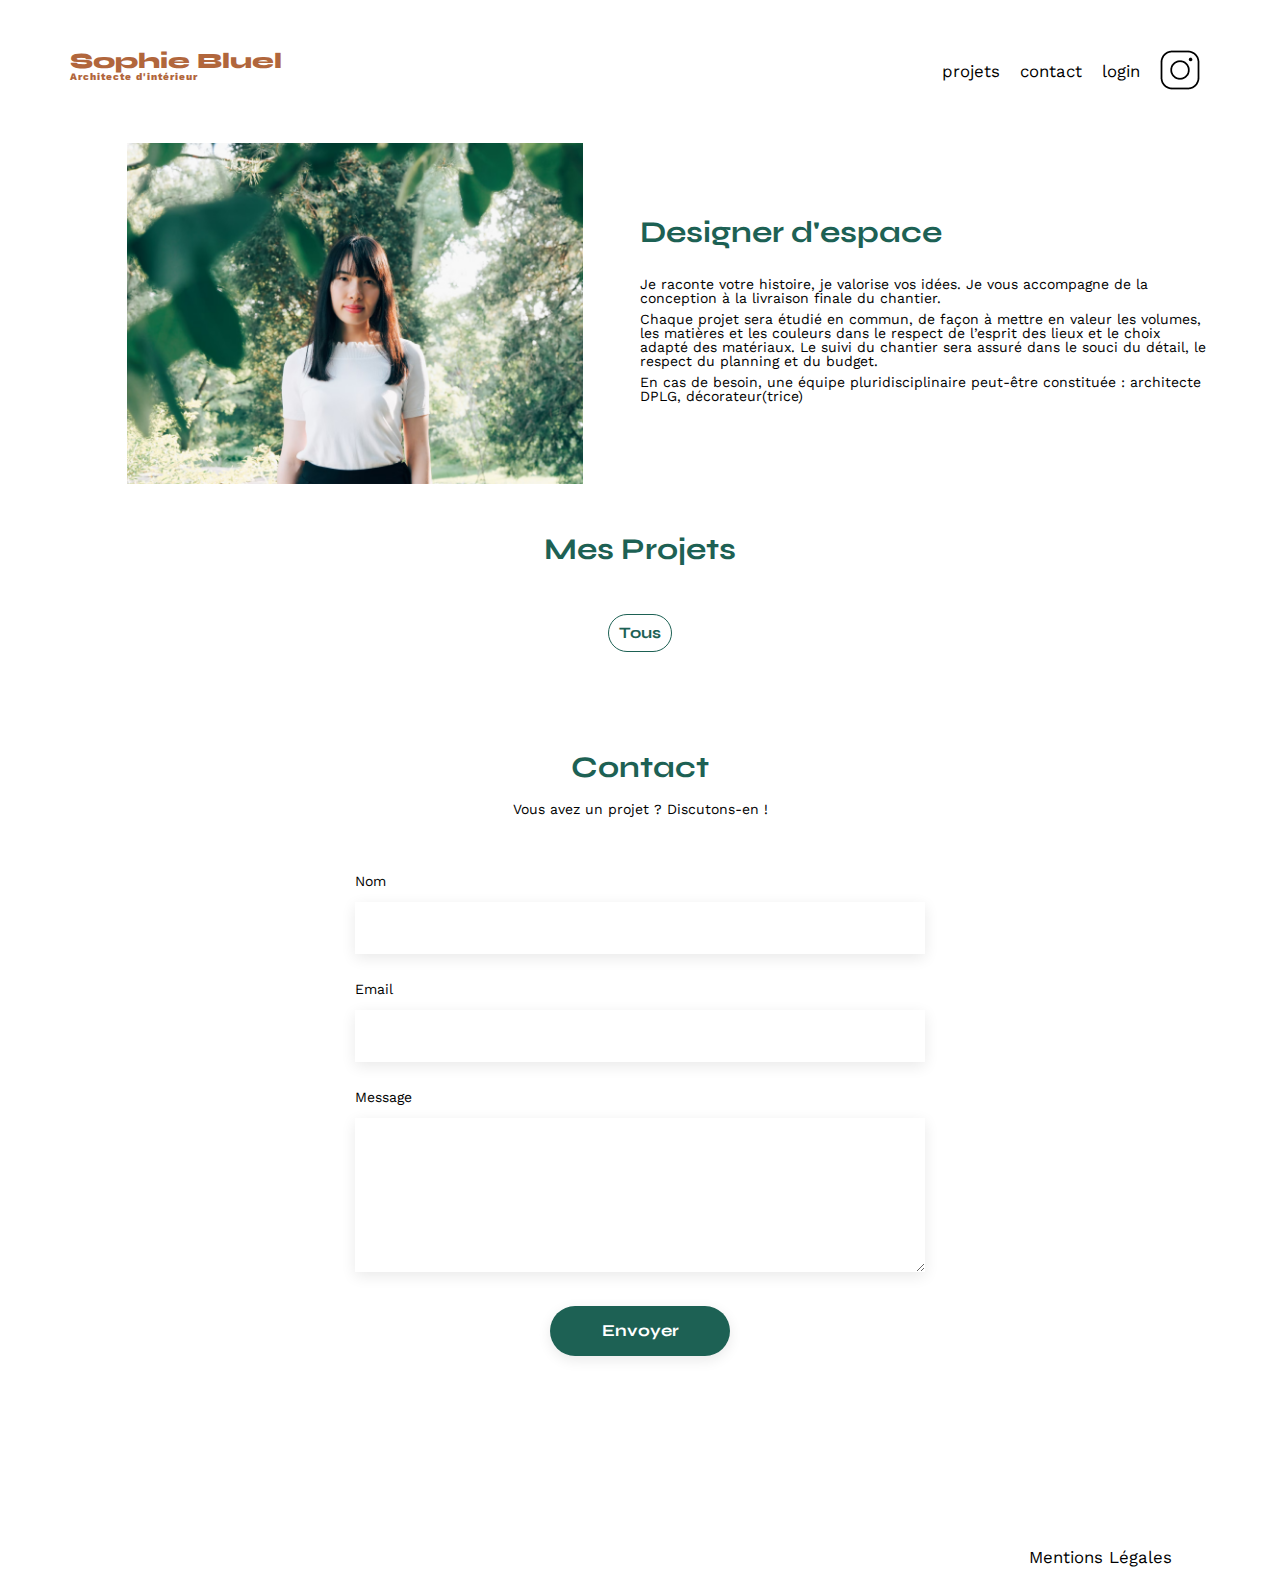
<file: FrontEnd/index.html>
<!DOCTYPE html>
<html lang="fr">
  <head>
    <meta charset="UTF-8" />
    <title>Sophie Bluel - Architecte d'intérieur</title>
    <meta name="viewport" content="width=device-width, initial-scale=1.0" />
    <link rel="preconnect" href="https://fonts.googleapis.com" />
    <link rel="preconnect" href="https://fonts.gstatic.com" crossorigin />
    <link
      href="https://fonts.googleapis.com/css2?family=Syne:wght@700;800&family=Work+Sans&display=swap"
      rel="stylesheet"
    />
    <meta name="description" content="" />
    <link rel="stylesheet" href="./assets/style.css" />
    <script src="./script.js" defer></script>
  </head>
  <body>
    <header>
      <h1>Sophie Bluel <span>Architecte d'intérieur</span></h1>
      <nav>
        <ul>
          <li>projets</li>
          <li>contact</li>
          <a href="login.html"><li>login</li></a>
          <li><img src="./assets/icons/instagram.png" alt="Instagram" /></li>
        </ul>
      </nav>
    </header>
    <main>
      <section id="introduction">
        <figure>
          <img src="./assets/images/sophie-bluel.png" alt="" />
        </figure>
        <article>
          <h2>Designer d'espace</h2>
          <p>
            Je raconte votre histoire, je valorise vos idées. Je vous accompagne
            de la conception à la livraison finale du chantier.
          </p>
          <p>
            Chaque projet sera étudié en commun, de façon à mettre en valeur les
            volumes, les matières et les couleurs dans le respect de l’esprit
            des lieux et le choix adapté des matériaux. Le suivi du chantier
            sera assuré dans le souci du détail, le respect du planning et du
            budget.
          </p>
          <p>
            En cas de besoin, une équipe pluridisciplinaire peut-être constituée
            : architecte DPLG, décorateur(trice)
          </p>
        </article>
      </section>
      <section id="portfolio">
        <h2>Mes Projets</h2>
        <section id="filtres">
          <div id="tous">Tous</div>
        </section>
        <div class="gallery"></div>
      </section>
      <section id="contact">
        <h2>Contact</h2>
        <p>Vous avez un projet ? Discutons-en !</p>
        <form action="#" method="post">
          <label for="name">Nom</label>
          <input type="text" name="name" id="name" />
          <label for="email">Email</label>
          <input type="email" name="email" id="email" />
          <label for="message">Message</label>
          <textarea name="message" id="message" cols="30" rows="10"></textarea>
          <input type="submit" value="Envoyer" />
        </form>
      </section>
    </main>

    <footer>
      <nav>
        <ul>
          <li>Mentions Légales</li>
        </ul>
      </nav>
    </footer>
  </body>
</html>
</file>
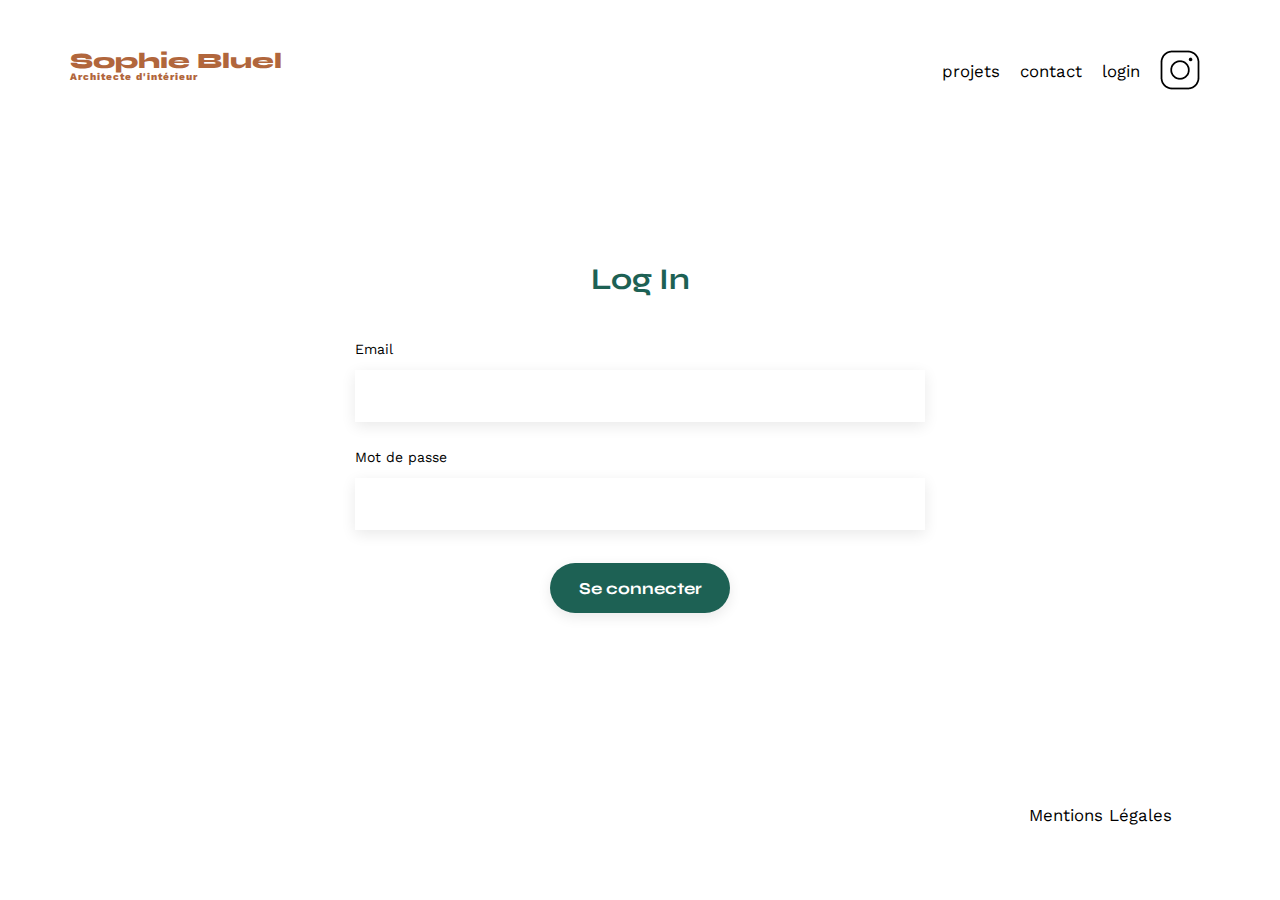
<file: FrontEnd/login.html>
<!DOCTYPE html>
<html lang="fr">

<head>
    <meta charset="UTF-8" />
    <title>Sophie Bluel - Architecte d'intérieur</title>
    <meta name="viewport" content="width=device-width, initial-scale=1.0" />
    <link rel="preconnect" href="https://fonts.googleapis.com" />
    <link rel="preconnect" href="https://fonts.gstatic.com" crossorigin />
    <link href="https://fonts.googleapis.com/css2?family=Syne:wght@700;800&family=Work+Sans&display=swap"
        rel="stylesheet" />
    <meta name="description" content="" />
    <link rel="stylesheet" href="./assets/style.css" />
    <script src="./login.js" defer></script>
</head>

<body>
    <header>
        <a href="index.html">
            <h1>Sophie Bluel <span>Architecte d'intérieur</span></h1>
        </a>
        <nav>
            <ul>
                <li>projets</li>
                <li>contact</li>
                <a href="login.html"><li>login</li></a>
                <li><img src="./assets/icons/instagram.png" alt="Instagram" /></li>
            </ul>
        </nav>
    </header>
    <main>
        <section id="formSection">
            <h2>Log In</h2>
            <p></p>
            <form action="#" method="post">
                <label for="email">Email</label>
                <input type="email" name="email" id="email" required />
                <label for="password">Mot de passe</label>
                <input type="password" name="password" id="password" required />
                <input type="submit" value="Se connecter" />
            </form>
        </section>
    </main>

    <footer>
        <nav>
            <ul>
                <li>Mentions Légales</li>
            </ul>
        </nav>
    </footer>
</body>

</html>
</file>
<file: FrontEnd/assets/style.css>
/* http://meyerweb.com/eric/tools/css/reset/
   v2.0 | 20110126
   License: none (public domain)
*/

html,
body,
div,
span,
applet,
object,
iframe,
h1,
h2,
h3,
h4,
h5,
h6,
p,
blockquote,
pre,
a,
abbr,
acronym,
address,
big,
cite,
code,
del,
dfn,
em,
img,
ins,
kbd,
q,
s,
samp,
small,
strike,
strong,
sub,
sup,
tt,
var,
b,
u,
i,
center,
dl,
dt,
dd,
ol,
ul,
li,
fieldset,
form,
label,
legend,
table,
caption,
tbody,
tfoot,
thead,
tr,
th,
td,
article,
aside,
canvas,
details,
embed,
figure,
figcaption,
footer,
header,
hgroup,
menu,
nav,
output,
ruby,
section,
summary,
time,
mark,
audio,
video {
	margin: 0;
	padding: 0;
	border: 0;
	font-size: 100%;
	font: inherit;
	vertical-align: baseline;
}

/* HTML5 display-role reset for older browsers */
article,
aside,
details,
figcaption,
figure,
footer,
header,
hgroup,
menu,
nav,
section {
	display: block;
}

body {
	line-height: 1;
}

ol,
ul {
	list-style: none;
}

blockquote,
q {
	quotes: none;
}

blockquote:before,
blockquote:after,
q:before,
q:after {
	content: "";
	content: none;
}

table {
	border-collapse: collapse;
	border-spacing: 0;
}

/** end reset css**/
body {
	max-width: 1140px;
	margin: auto;
	font-family: "Work Sans";
	font-size: 14px;
}

header {
	display: flex;
	justify-content: space-between;
	margin: 50px 0;
}

header a{
	text-decoration: none;
	color: black;
}

section {
	margin: 50px 0;
}

h1 {
	display: flex;
	flex-direction: column;
	font-family: "Syne";
	font-size: 22px;
	font-weight: 800;
	color: #b1663c;
}

h1>span {
	font-family: "Work Sans";
	font-size: 10px;
	letter-spacing: 0.1em;
}

h2 {
	font-family: "Syne";
	font-weight: 700;
	font-size: 30px;
	color: #1d6154;
}

nav ul {
	display: flex;
	align-items: center;
	list-style-type: none;
}

nav li {
	padding: 0 10px;
	font-size: 1.2em;
}

li:hover {
	color: #b1663c;
	cursor: pointer;
}

#introduction {
	display: flex;
	align-items: center;
}

#introduction figure {
	flex: 1;
}
/* ------------------------------------------------------ */
/* SECTION FORM LOGIN */
/* ------------------------------------------------------ */

#formSection{
	width: 50%;
	margin: auto;
	margin-top: 15%;
}
#formSection>* {
	text-align: center;
}
#formSection form {
	text-align: left;
	/* margin-top: 30px; */
	display: flex;
	flex-direction: column;
}
#formSection input {
	height: 50px;
	font-size: 1.2em;
	border: none;
	box-shadow: 0px 4px 14px rgba(0, 0, 0, 0.09);
}
#formSection label {
	margin: 2em 0 1em 0;
}
#formSection textarea {
	border: none;
	box-shadow: 0px 4px 14px rgba(0, 0, 0, 0.09);
}
#formSection p{
text-align: center;
color: red;
padding: 0;
margin-top: 20px;
margin-bottom: 0px;
}

.logoutLink{
	cursor: pointer;
}
/* ------------------------------------------------------ */


#introduction img {
	display: block;
	margin: auto;
	width: 80%;
}

#introduction article {
	flex: 1;
}

#introduction h2 {
	margin-bottom: 1em;
}

#introduction p {
	margin-bottom: 0.5em;
}

#portfolio h2 {
	text-align: center;
	margin-bottom: 1em;
}
/* ------------------------------------------------------ */
/* SECTION FILTRES */
/* ------------------------------------------------------ */
#filtres {
	display: flex;
	flex-direction: row;
	justify-content: center;
	flex-wrap: wrap;
	width: 100%;
	gap: 2%;
}
#filtres div {
	padding: 10px;
	color: #1d6154;
	font-family: "Syne", sans-serif;
	font-weight: 700;
	font-size: 16px;
	border: 1px solid #1d6154;
	border-radius: 60px;
}
#filtres div:hover{
	background-color: #1d6154;
	color: white;
	cursor: pointer;
	transition: background-color .5s ease-out;
}
/* ------------------------------------------------------ */

.gallery {
	width: 100%;
	display: grid;
	grid-template-columns: 1fr 1fr 1fr;
	grid-column-gap: 20px;
	grid-row-gap: 20px;
}

/* ------------------------------------------------------ */
/* CLASS ACTIVE & INACTIVE */
/* ------------------------------------------------------ */
.active{
	display: block;
}
.inactive{
	display: none;
}
/* ------------------------------------------------------ */


.gallery img {
	width: 100%;
}

#contact {
	width: 50%;
	margin: auto;
}

#contact>* {
	text-align: center;
}

#contact h2 {
	margin-bottom: 20px;
}

#contact form {
	text-align: left;
	margin-top: 30px;
	display: flex;
	flex-direction: column;
}

#contact input {
	height: 50px;
	font-size: 1.2em;
	border: none;
	box-shadow: 0px 4px 14px rgba(0, 0, 0, 0.09);
}

#contact label {
	margin: 2em 0 1em 0;
}

#contact textarea {
	border: none;
	box-shadow: 0px 4px 14px rgba(0, 0, 0, 0.09);
}

input[type="submit"] {
	font-family: "Syne";
	font-weight: 700;
	color: white;
	background-color: #1d6154;
	margin: 2em auto;
	width: 180px;
	text-align: center;
	border-radius: 60px;
}
input[type="submit"]:hover{
	cursor: pointer;
}

footer nav ul {
	display: flex;
	justify-content: flex-end;
	margin: 2em;
	margin-top: 14%;

}
</file>
